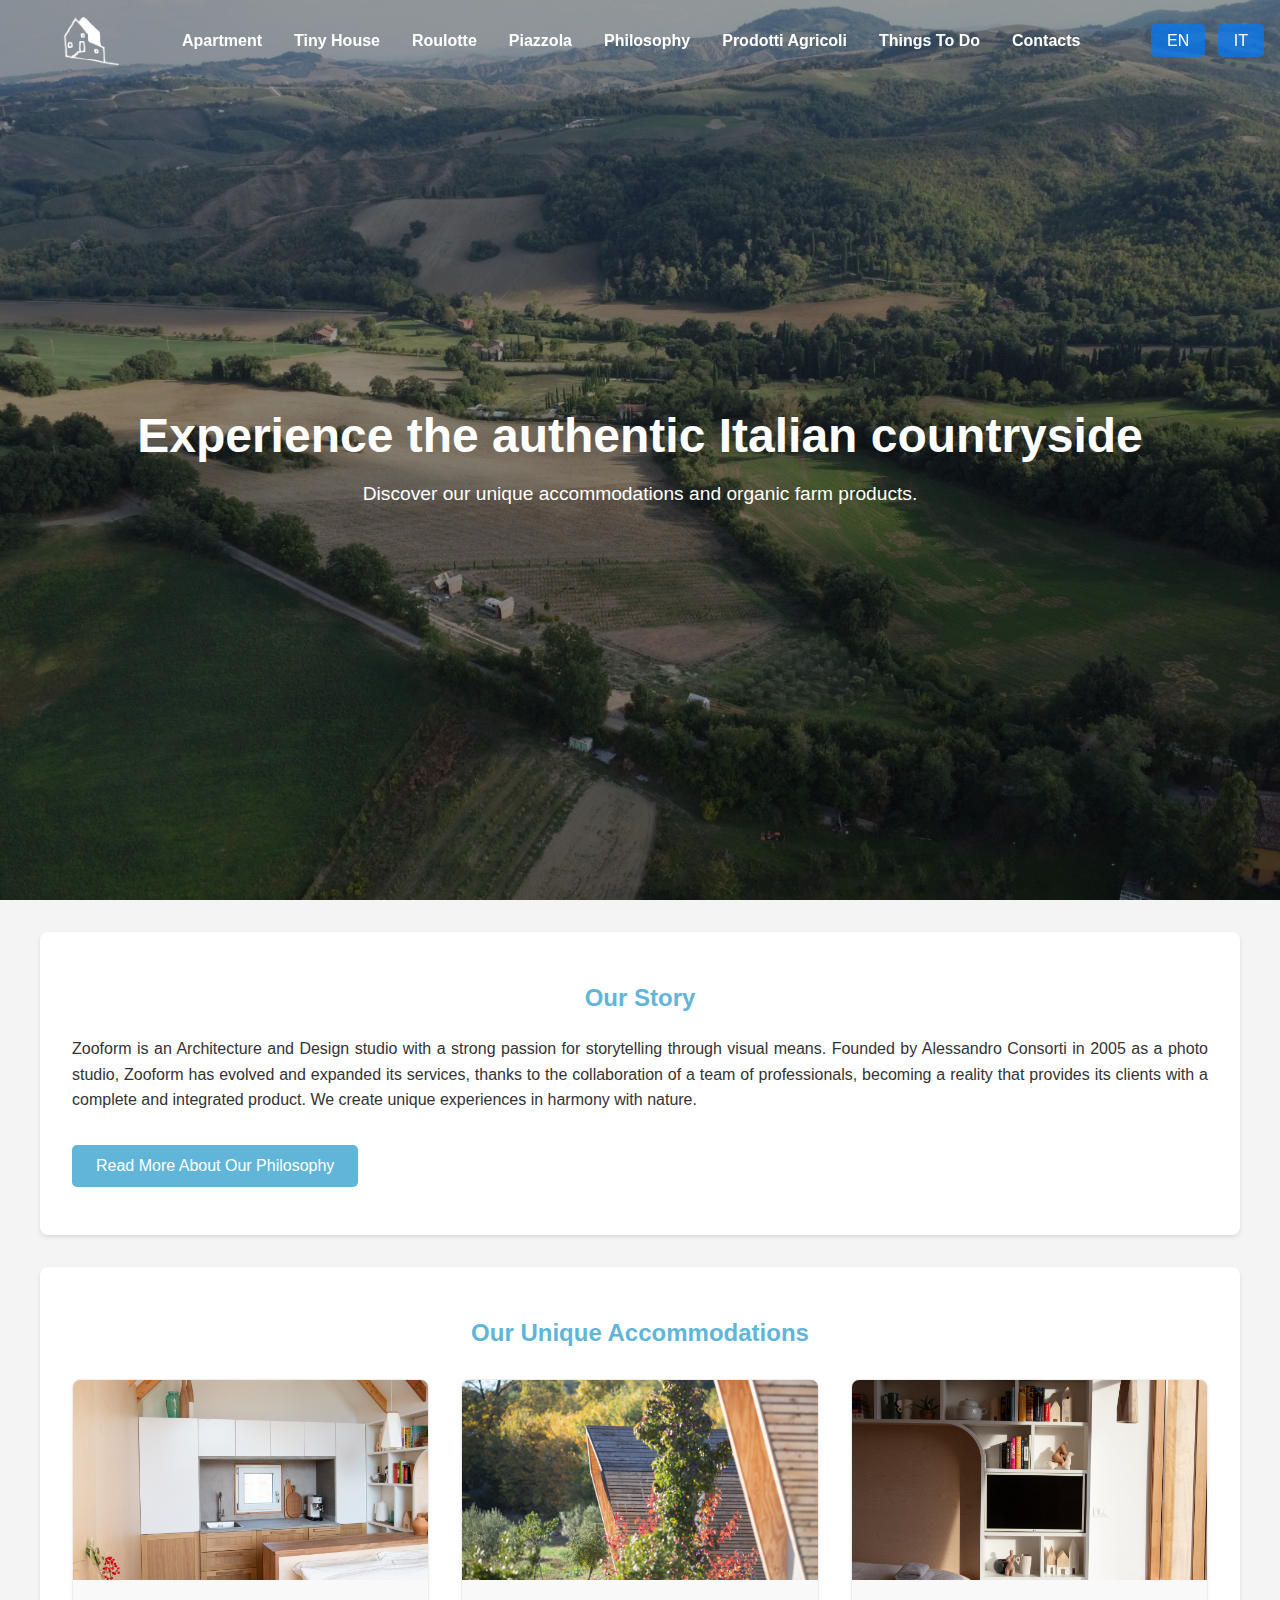
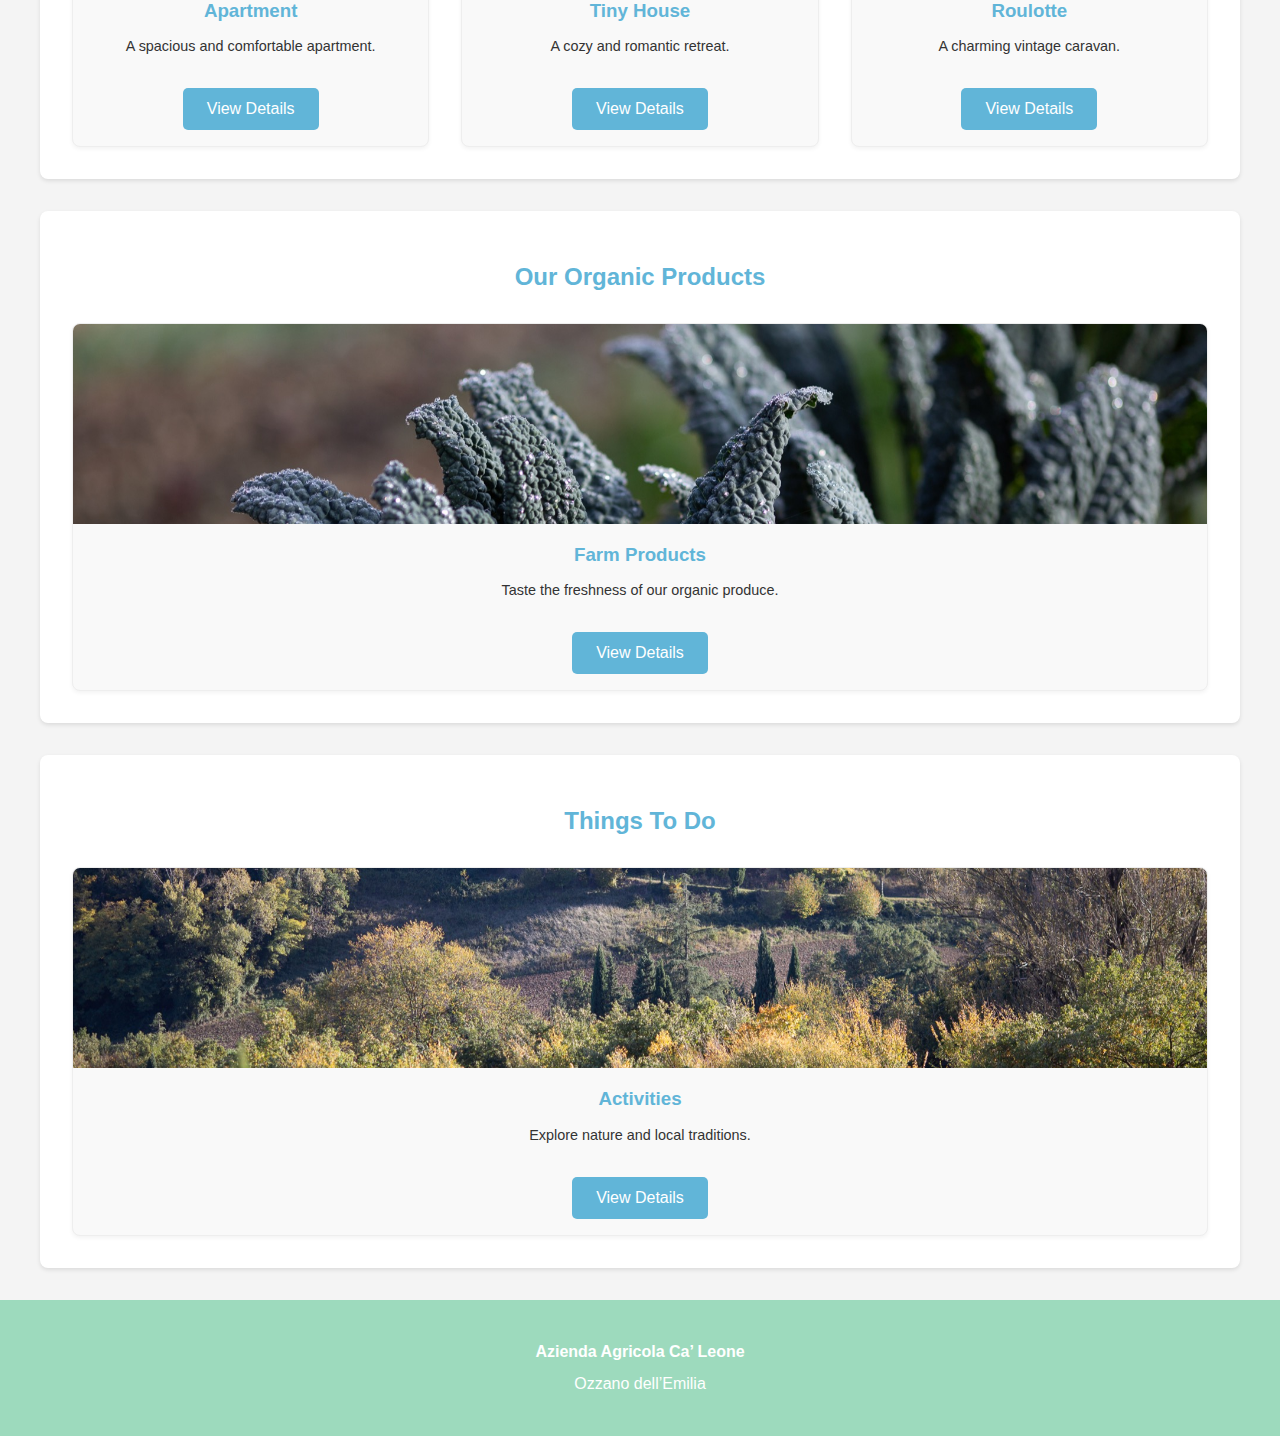
<file: index.html>
<!DOCTYPE html>
<html lang="en">
<head>
    <meta charset="UTF-8">
    <meta name="viewport" content="width=device-width, initial-scale=1.0">
    <title data-localize-key="home.title"></title>
    <link rel="stylesheet" href="style.css">
</head>
<body class="home-page">
    <header>
                    <a href="index.html" class="nav-logo-link">
                        <img src="images/logo.png" alt="Azienda Agricola Logo" class="nav-logo nav-logo-default">
                        <img src="images/logo-hover.png" alt="Azienda Agricola Logo Hover" class="nav-logo nav-logo-hover">
                    </a>        <button class="hamburger-menu" id="hamburger-menu">
            <span class="bar"></span>
            <span class="bar"></span>
            <span class="bar"></span>
        </button>
        <nav class="nav-links" id="nav-links">
            <a href="apartment.html" class="nav-link" data-localize-key="apartment.nav">Apartment</a>
            <a href="tiny-house.html" class="nav-link" data-localize-key="tiny-house.nav">Tiny House</a>
            <a href="roulotte.html" class="nav-link" data-localize-key="roulotte.nav">Roulotte</a>
            <a href="piazzola.html" class="nav-link" data-localize-key="piazzola.nav">Piazzola</a>
            <a href="philosophy.html" class="nav-link" data-localize-key="philosophy.nav">Philosophy</a>
            <a href="products.html" class="nav-link" data-localize-key="products.nav">Prodotti Agricoli</a>
            <a href="activities.html" class="nav-link" data-localize-key="activities.nav">Things To Do</a>
            <a href="contacts.html" class="nav-link" data-localize-key="contacts.nav">Contacts</a>
        </nav>
        <div class="language-selector">
            <a id="lang-en" href="index.html?lang=en">EN</a>
            <a id="lang-it" href="index.html?lang=it">IT</a>
        </div>
    </header>

    <main>
        <section class="hero-section">
            <img src="images/drone1.JPG" alt="Farm aerial view" class="hero-image">
            <div class="hero-content">
                <h1 data-localize-key="home.heroTitle"></h1>
                <p data-localize-key="home.heroSubtitle"></p>
            </div>
        </section>

        <section class="about-section">
            <h2 data-localize-key="home.aboutTitle"></h2>
            <p data-localize-key="home.aboutContent"></p>
            <a href="philosophy.html" class="button" data-localize-key="home.aboutReadMore"></a>
        </section>

        <section class="featured-section">
            <h2 data-localize-key="home.featuredAccommodationsTitle"></h2>
            <div class="featured-grid">
                <div class="featured-item">
                    <img src="images/cucina.jpg" alt="Apartment interior" class="featured-image">
                    <h3 data-localize-key="home.apartmentTitle"></h3>
                    <p data-localize-key="home.apartmentDescription"></p>
                    <a href="apartment.html" class="button" data-localize-key="home.viewDetails"></a>
                </div>
                <div class="featured-item">
                    <img src="images/casette.jpg" alt="Tiny house exterior" class="featured-image">
                    <h3 data-localize-key="home.tinyHouseTitle"></h3>
                    <p data-localize-key="home.tinyHouseDescription"></p>
                    <a href="tiny-house.html" class="button" data-localize-key="home.viewDetails"></a>
                </div>
                <div class="featured-item">
                    <img src="images/bench.jpg" alt="Roulotte exterior" class="featured-image">
                    <h3 data-localize-key="home.roulotteTitle"></h3>
                    <p data-localize-key="home.roulotteDescription"></p>
                    <a href="roulotte.html" class="button" data-localize-key="home.viewDetails"></a>
                </div>
            </div>
        </section>

        <section class="featured-section">
            <h2 data-localize-key="home.featuredProductsTitle"></h2>
            <div class="featured-grid">
                <div class="featured-item">
                    <img src="images/cavolonero.jpg" alt="Agricultural Products" class="featured-image">
                    <h3 data-localize-key="home.productsTitle"></h3>
                    <p data-localize-key="home.productsDescription"></p>
                    <a href="products.html" class="button" data-localize-key="home.viewDetails"></a>
                </div>
            </div>
        </section>

        <section class="featured-section">
            <h2 data-localize-key="home.featuredActivitiesTitle"></h2>
            <div class="featured-grid">
                <div class="featured-item">
                    <img src="images/bosco.jpg" alt="Things To Do" class="featured-image">
                    <h3 data-localize-key="home.activitiesTitle"></h3>
                    <p data-localize-key="home.activitiesDescription"></p>
                    <a href="activities.html" class="button" data-localize-key="home.viewDetails"></a>
                </div>
            </div>
        </section>

    </main>

    <footer>
        <p><b>Azienda Agricola Ca’ Leone</b></p>
        <p>Ozzano dell’Emilia</p>
    </footer>

    <script src="app.js"></script>
</body>
</html>
</file>
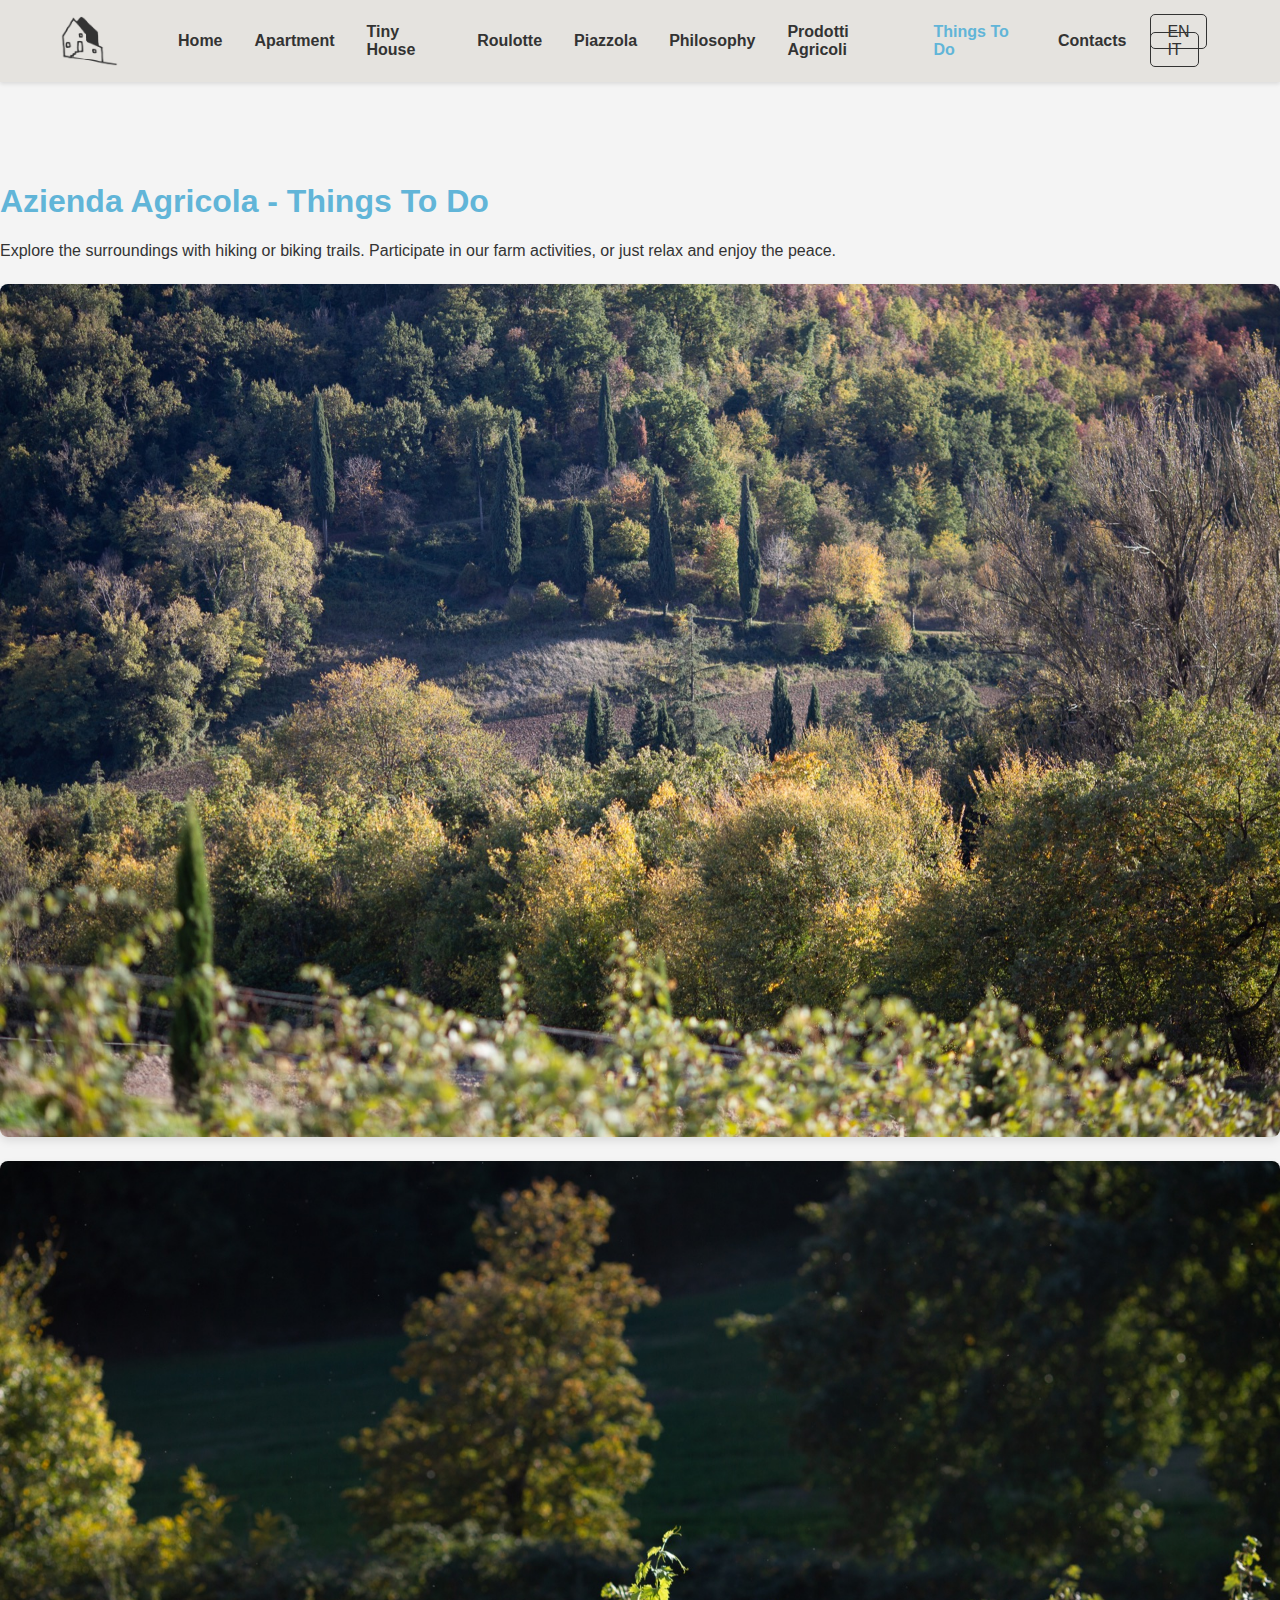
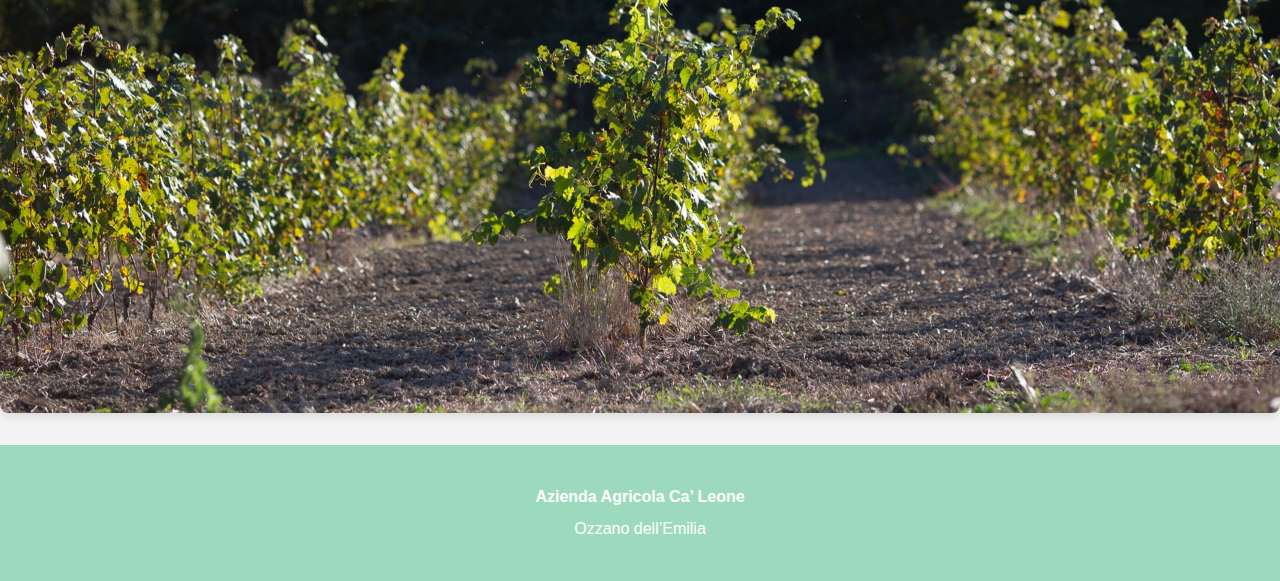
<file: activities.html>
<!DOCTYPE html>
<html lang="en">
<head>
    <meta charset="UTF-8">
    <meta name="viewport" content="width=device-width, initial-scale=1.0">
    <title>Azienda Agricola</title>
    <link rel="stylesheet" href="style.css">
</head>
<body>
    <header>
        <a href="index.html" class="nav-logo-link">
            <img src="images/logo-nero.png" alt="Azienda Agricola Logo" class="nav-logo nav-logo-default">
            <img src="images/logo-red.png" alt="Azienda Agricola Logo Hover" class="nav-logo nav-logo-hover">
        </a>
        <button class="hamburger-menu" id="hamburger-menu">
            <span class="bar"></span>
            <span class="bar"></span>
            <span class="bar"></span>
        </button>
        <nav class="nav-links" id="nav-links">
            <a href="index.html" class="nav-link" data-localize-key="home.nav">Home</a>
            <a href="apartment.html" class="nav-link" data-localize-key="apartment.nav">Apartment</a>
            <a href="tiny-house.html" class="nav-link" data-localize-key="tiny-house.nav">Tiny House</a>
            <a href="roulotte.html" class="nav-link" data-localize-key="roulotte.nav">Roulotte</a>
            <a href="piazzola.html" class="nav-link" data-localize-key="piazzola.nav">Piazzola</a>
            <a href="philosophy.html" class="nav-link" data-localize-key="philosophy.nav">Philosophy</a>
            <a href="products.html" class="nav-link" data-localize-key="products.nav">Prodotti Agricoli</a>
            <a href="activities.html" class="nav-link active" data-localize-key="activities.nav">Things To Do</a>
            <a href="contacts.html" class="nav-link" data-localize-key="contacts.nav">Contacts</a>
        </nav>
        <div class="language-selector">
            <a id="lang-en" href="activities.html?lang=en">EN</a>
            <a id="lang-it" href="activities.html?lang=it">IT</a>
        </div>
    </header>

    <main id="content">
        <h1 id="content-title"></h1>
        <p id="content-body"></p>
        <img src="images/bosco.jpg" alt="Forest near the farm" class="content-image">
        <img src="images/vigna.jpg" alt="Vineyard on the farm" class="content-image">
    </main>

    <footer>
        <p><b>Azienda Agricola Ca’ Leone</b></p>
        <p>Ozzano dell’Emilia</p>
    </footer>

    <script src="app.js"></script>
</body>
</html>
</file>
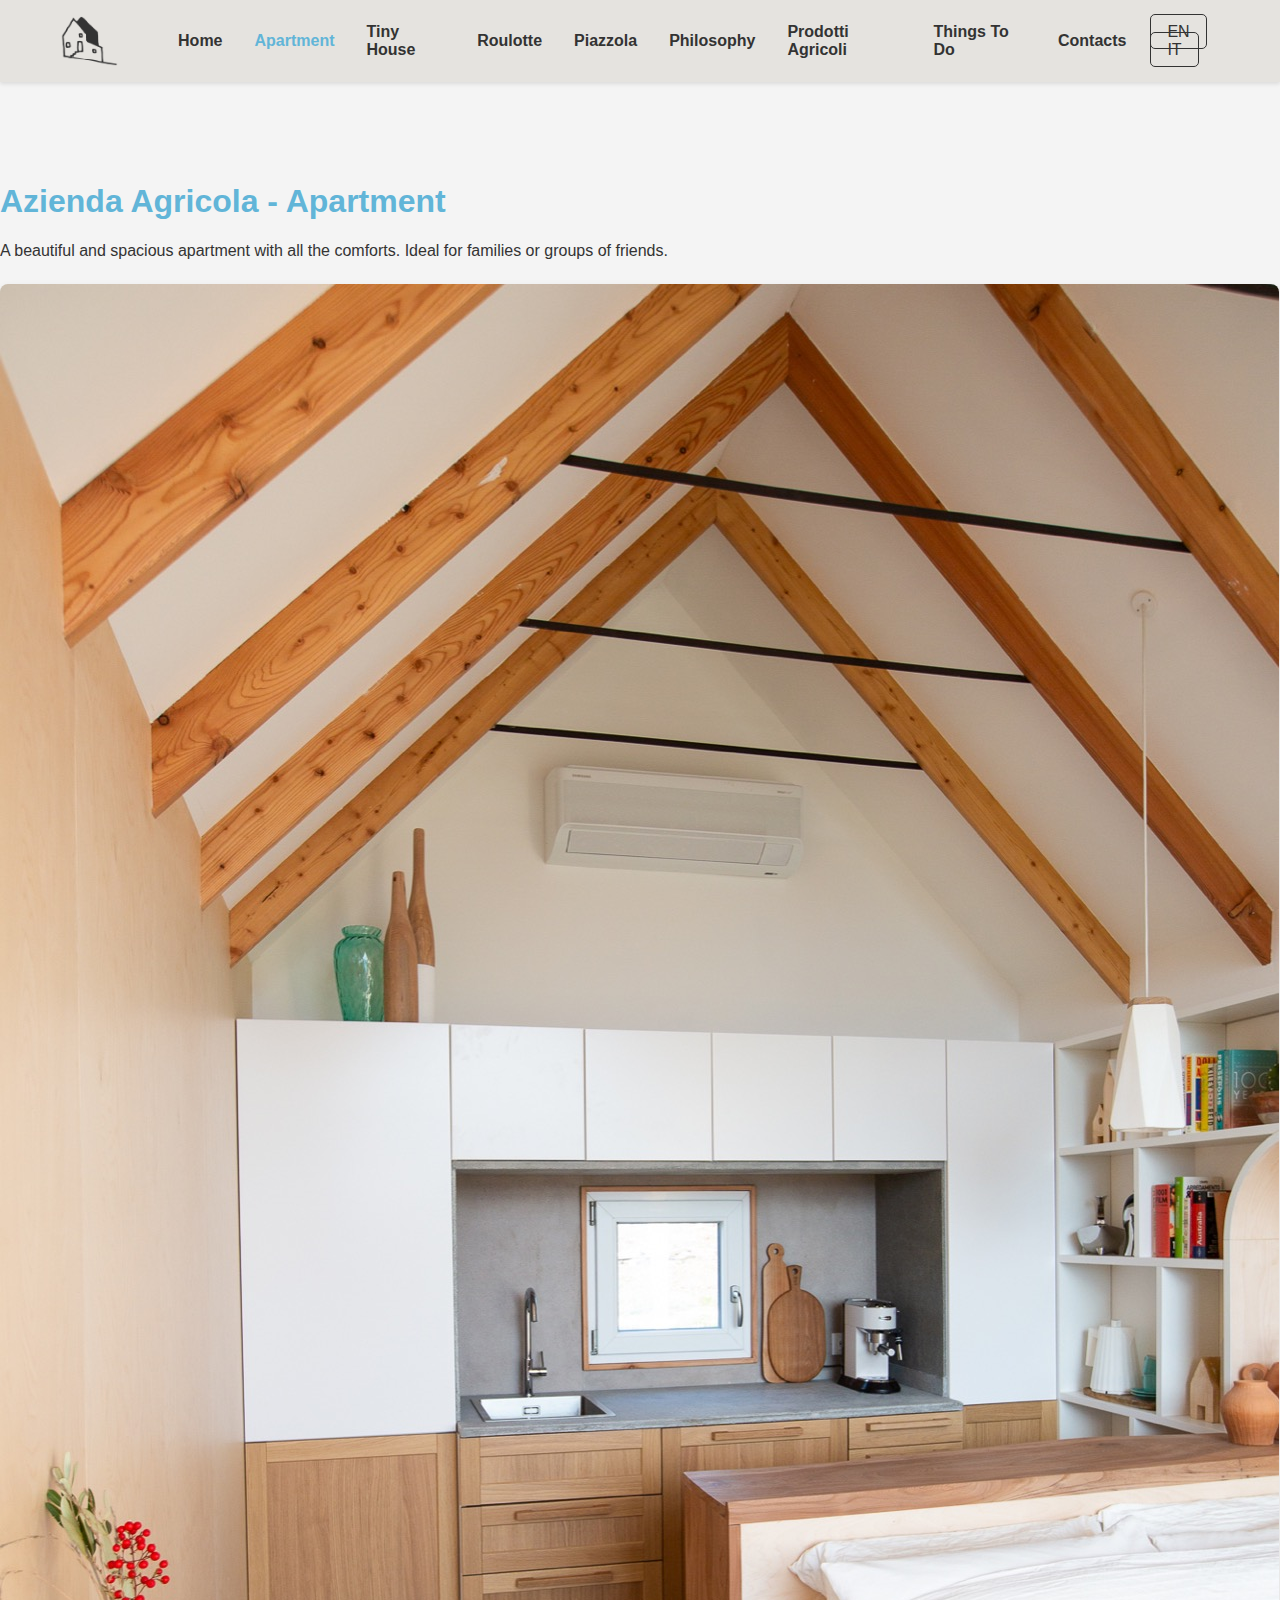
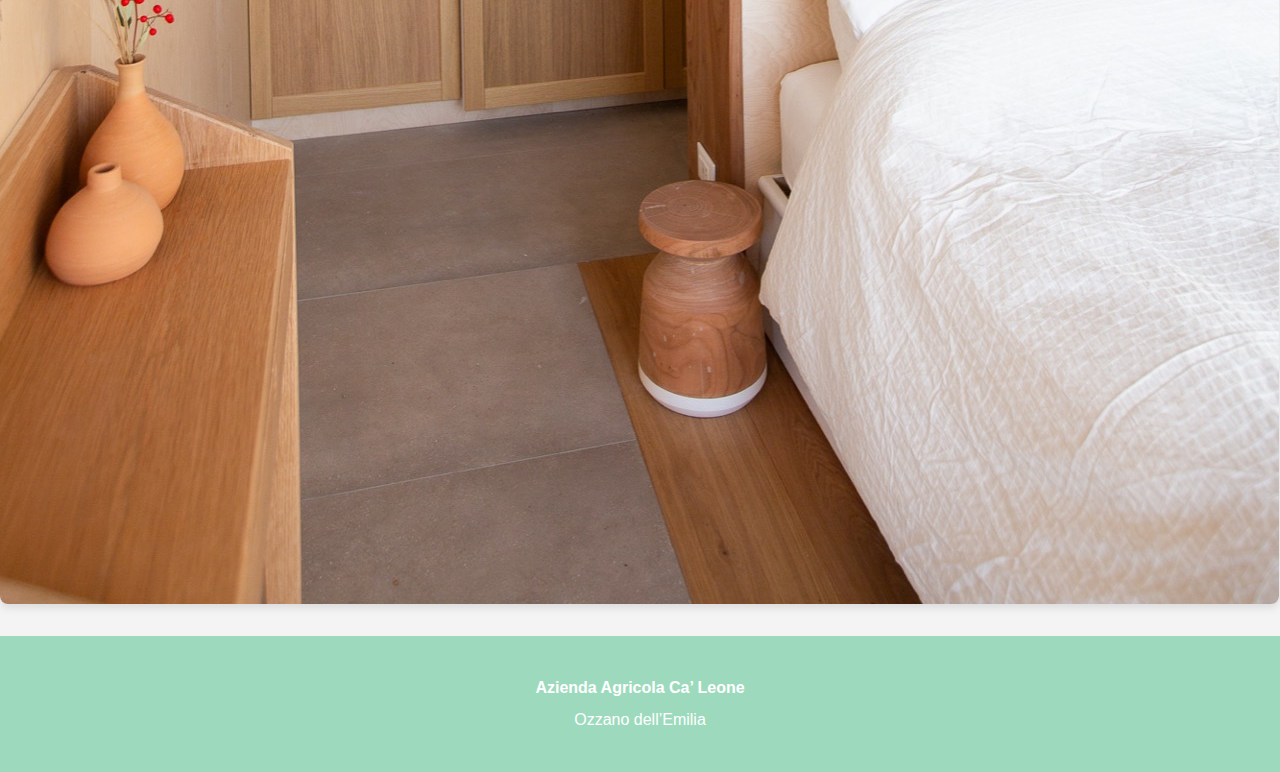
<file: apartment.html>
<!DOCTYPE html>
<html lang="en">
<head>
    <meta charset="UTF-8">
    <meta name="viewport" content="width=device-width, initial-scale=1.0">
    <title>Azienda Agricola</title>
    <link rel="stylesheet" href="style.css">
</head>
<body>
    <header>
        <a href="index.html" class="nav-logo-link">
            <img src="images/logo-nero.png" alt="Azienda Agricola Logo" class="nav-logo nav-logo-default">
            <img src="images/logo-red.png" alt="Azienda Agricola Logo Hover" class="nav-logo nav-logo-hover">
        </a>
        <button class="hamburger-menu" id="hamburger-menu">
            <span class="bar"></span>
            <span class="bar"></span>
            <span class="bar"></span>
        </button>
        <nav class="nav-links" id="nav-links">
            <a href="index.html" class="nav-link" data-localize-key="home.nav">Home</a>
            <a href="apartment.html" class="nav-link active" data-localize-key="apartment.nav">Apartment</a>
            <a href="tiny-house.html" class="nav-link" data-localize-key="tiny-house.nav">Tiny House</a>
            <a href="roulotte.html" class="nav-link" data-localize-key="roulotte.nav">Roulotte</a>
            <a href="piazzola.html" class="nav-link" data-localize-key="piazzola.nav">Piazzola</a>
            <a href="philosophy.html" class="nav-link" data-localize-key="philosophy.nav">Philosophy</a>
            <a href="products.html" class="nav-link" data-localize-key="products.nav">Prodotti Agricoli</a>
            <a href="activities.html" class="nav-link" data-localize-key="activities.nav">Things To Do</a>
            <a href="contacts.html" class="nav-link" data-localize-key="contacts.nav">Contacts</a>
        </nav>
        <div class="language-selector">
            <a id="lang-en" href="apartment.html?lang=en">EN</a>
            <a id="lang-it" href="apartment.html?lang=it">IT</a>
        </div>
    </header>

    <main id="content">
        <h1 id="content-title"></h1>
        <p id="content-body"></p>
        <img src="images/cucina.jpg" alt="Kitchen in the apartment" class="content-image">
    </main>

    <footer>
        <p><b>Azienda Agricola Ca’ Leone</b></p>
        <p>Ozzano dell’Emilia</p>
    </footer>

    <script src="app.js"></script>
</body>
</html>
</file>
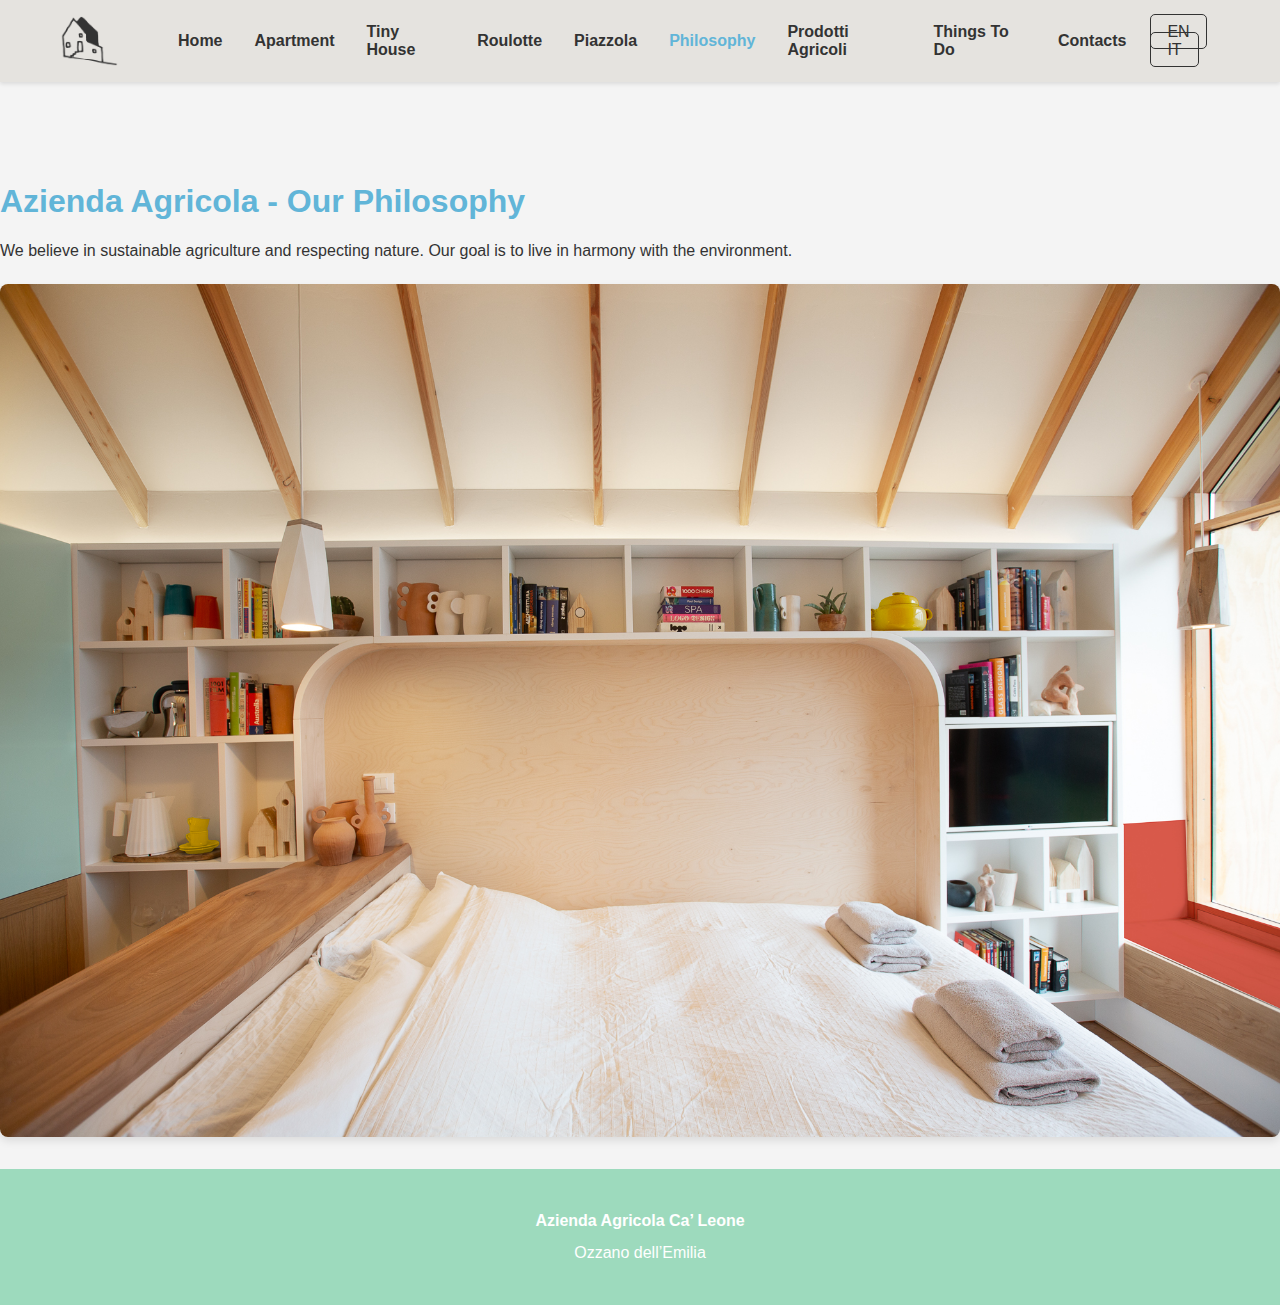
<file: philosophy.html>
<!DOCTYPE html>
<html lang="en">
<head>
    <meta charset="UTF-8">
    <meta name="viewport" content="width=device-width, initial-scale=1.0">
    <title>Azienda Agricola</title>
    <link rel="stylesheet" href="style.css">
</head>
<body>
    <header>
        <a href="index.html" class="nav-logo-link">
            <img src="images/logo-nero.png" alt="Azienda Agricola Logo" class="nav-logo nav-logo-default">
            <img src="images/logo-red.png" alt="Azienda Agricola Logo Hover" class="nav-logo nav-logo-hover">
        </a>
        <button class="hamburger-menu" id="hamburger-menu">
            <span class="bar"></span>
            <span class="bar"></span>
            <span class="bar"></span>
        </button>
        <nav class="nav-links" id="nav-links">
            <a href="index.html" class="nav-link" data-localize-key="home.nav">Home</a>
            <a href="apartment.html" class="nav-link" data-localize-key="apartment.nav">Apartment</a>
            <a href="tiny-house.html" class="nav-link" data-localize-key="tiny-house.nav">Tiny House</a>
            <a href="roulotte.html" class="nav-link" data-localize-key="roulotte.nav">Roulotte</a>
            <a href="piazzola.html" class="nav-link" data-localize-key="piazzola.nav">Piazzola</a>
            <a href="philosophy.html" class="nav-link active" data-localize-key="philosophy.nav">Philosophy</a>
            <a href="products.html" class="nav-link" data-localize-key="products.nav">Prodotti Agricoli</a>
            <a href="activities.html" class="nav-link" data-localize-key="activities.nav">Things To Do</a>
            <a href="contacts.html" class="nav-link" data-localize-key="contacts.nav">Contacts</a>
        </nav>
        <div class="language-selector">
            <a id="lang-en" href="philosophy.html?lang=en">EN</a>
            <a id="lang-it" href="philosophy.html?lang=it">IT</a>
        </div>
    </header>

    <main id="content">
        <h1 id="content-title"></h1>
        <p id="content-body"></p>
        <img src="images/libreria.jpg" alt="Library at the farm" class="content-image">
    </main>

    <footer>
        <p><b>Azienda Agricola Ca’ Leone</b></p>
        <p>Ozzano dell’Emilia</p>
    </footer>

    <script src="app.js"></script>
</body>
</html>
</file>
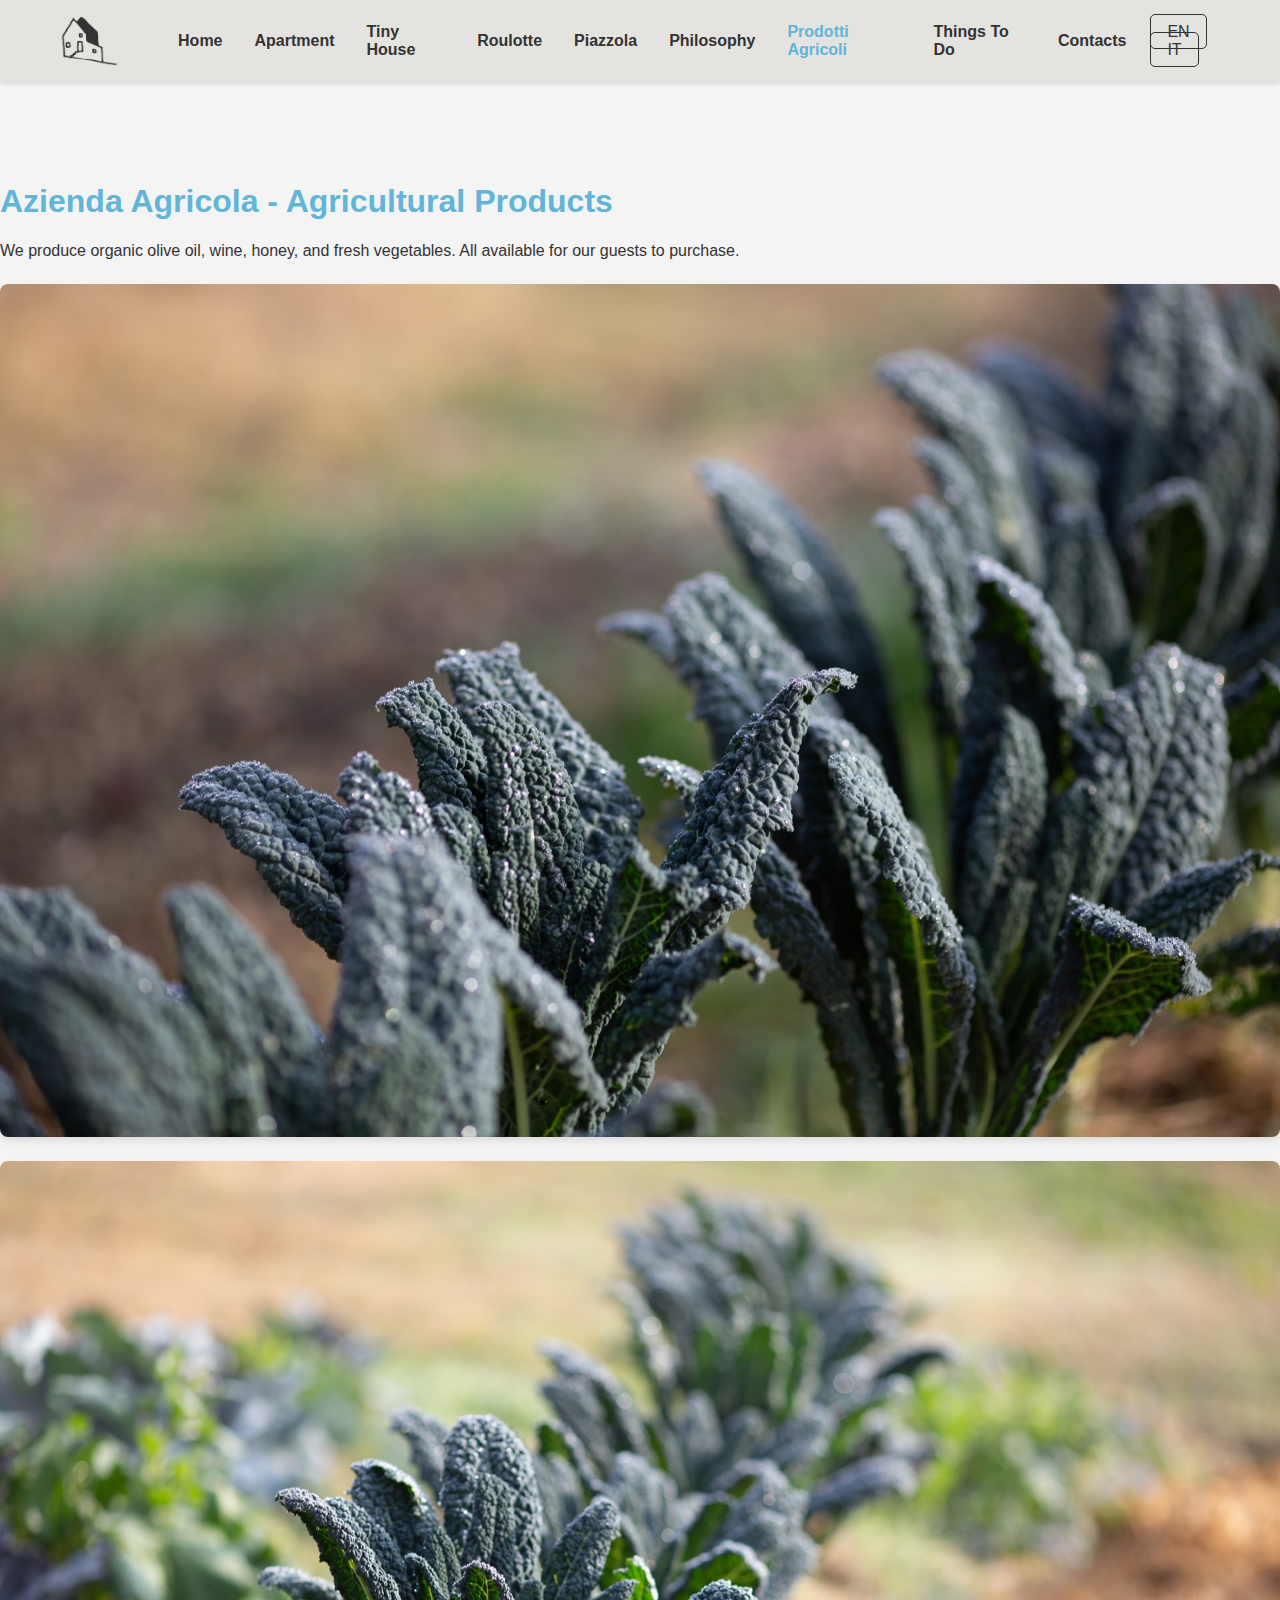
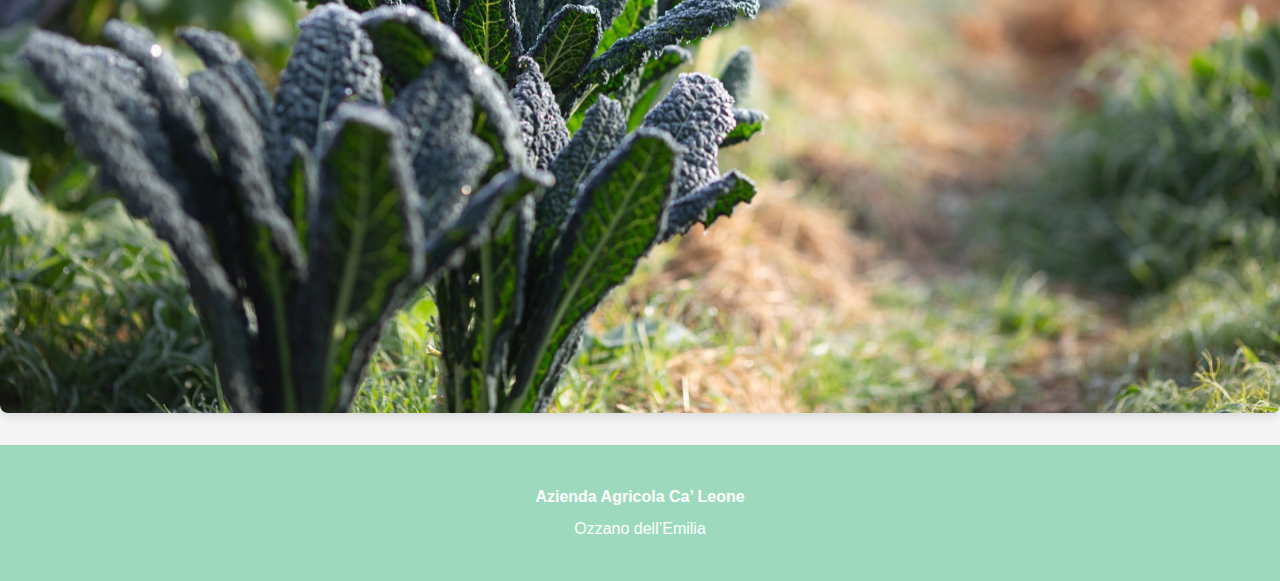
<file: products.html>
<!DOCTYPE html>
<html lang="en">
<head>
    <meta charset="UTF-8">
    <meta name="viewport" content="width=device-width, initial-scale=1.0">
    <title>Azienda Agricola</title>
    <link rel="stylesheet" href="style.css">
</head>
<body>
    <header>
        <a href="index.html" class="nav-logo-link">
            <img src="images/logo-nero.png" alt="Azienda Agricola Logo" class="nav-logo nav-logo-default">
            <img src="images/logo-red.png" alt="Azienda Agricola Logo Hover" class="nav-logo nav-logo-hover">
        </a>
        <button class="hamburger-menu" id="hamburger-menu">
            <span class="bar"></span>
            <span class="bar"></span>
            <span class="bar"></span>
        </button>
        <nav class="nav-links" id="nav-links">
            <a href="index.html" class="nav-link" data-localize-key="home.nav">Home</a>
            <a href="apartment.html" class="nav-link" data-localize-key="apartment.nav">Apartment</a>
            <a href="tiny-house.html" class="nav-link" data-localize-key="tiny-house.nav">Tiny House</a>
            <a href="roulotte.html" class="nav-link" data-localize-key="roulotte.nav">Roulotte</a>
            <a href="piazzola.html" class="nav-link" data-localize-key="piazzola.nav">Piazzola</a>
            <a href="philosophy.html" class="nav-link" data-localize-key="philosophy.nav">Philosophy</a>
            <a href="products.html" class="nav-link active" data-localize-key="products.nav">Prodotti Agricoli</a>
            <a href="activities.html" class="nav-link" data-localize-key="activities.nav">Things To Do</a>
            <a href="contacts.html" class="nav-link" data-localize-key="contacts.nav">Contacts</a>
        </nav>
        <div class="language-selector">
            <a id="lang-en" href="products.html?lang=en">EN</a>
            <a id="lang-it" href="products.html?lang=it">IT</a>
        </div>
    </header>

    <main id="content">
        <h1 id="content-title"></h1>
        <p id="content-body"></p>
        <img src="images/cavolonero.jpg" alt="Black cabbage from the farm" class="content-image">
        <img src="images/cavolonero2.jpg" alt="More black cabbage" class="content-image">
    </main>

    <footer>
        <p><b>Azienda Agricola Ca’ Leone</b></p>
        <p>Ozzano dell’Emilia</p>
    </footer>

    <script src="app.js"></script>
</body>
</html>
</file>
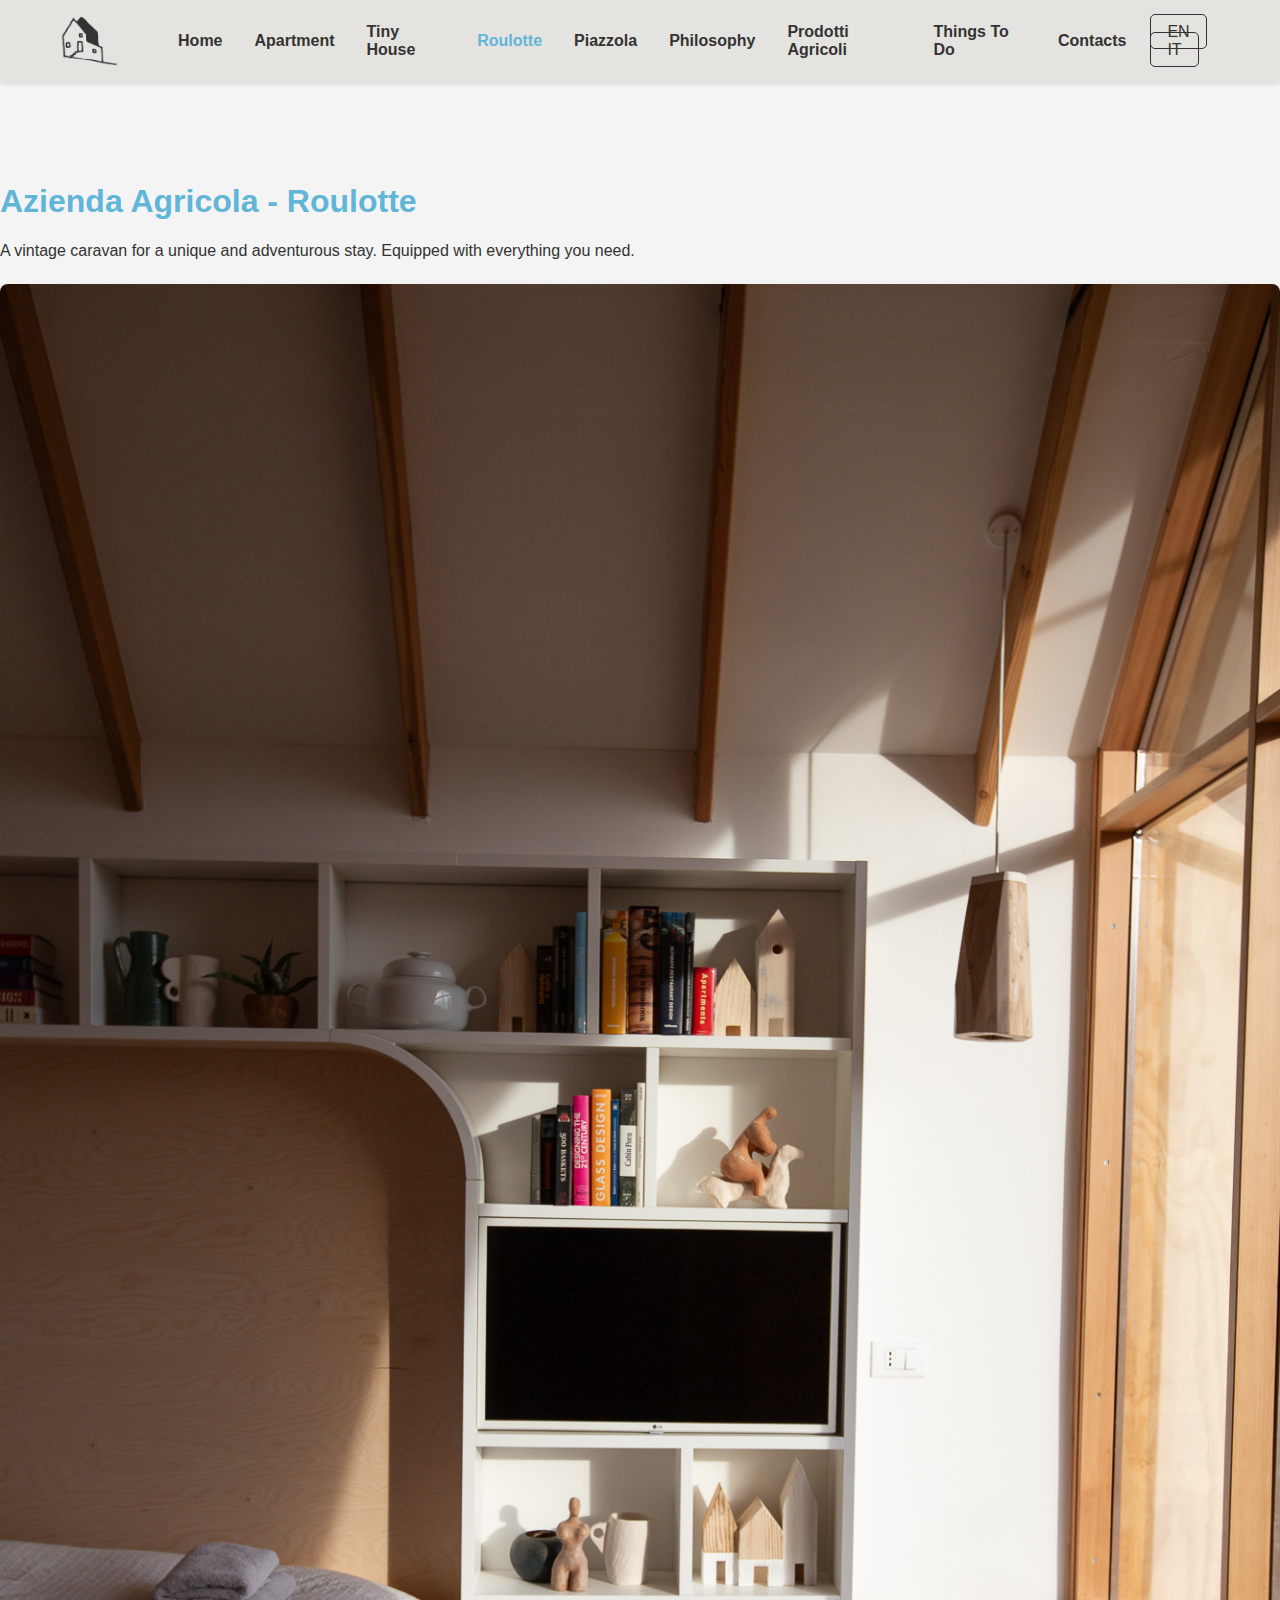
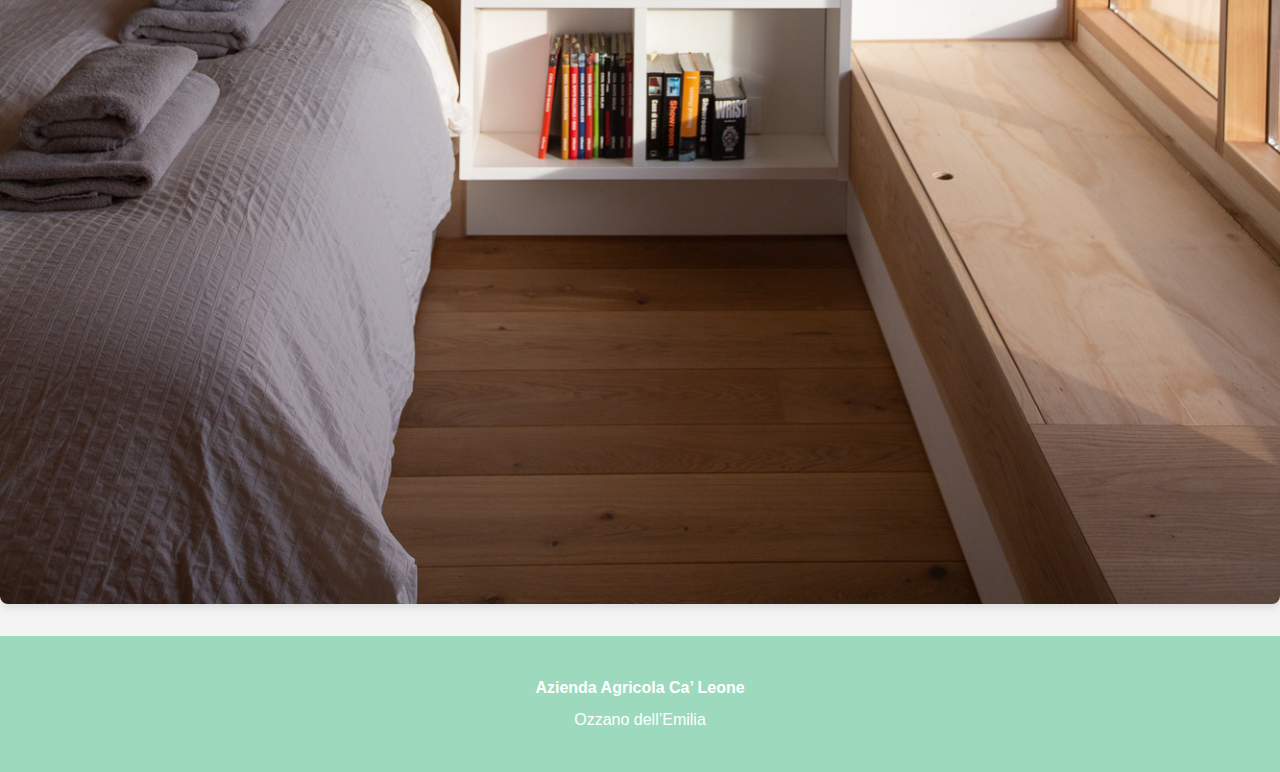
<file: roulotte.html>
<!DOCTYPE html>
<html lang="en">
<head>
    <meta charset="UTF-8">
    <meta name="viewport" content="width=device-width, initial-scale=1.0">
    <title>Azienda Agricola</title>
    <link rel="stylesheet" href="style.css">
</head>
<body>
    <header>
        <a href="index.html" class="nav-logo-link">
            <img src="images/logo-nero.png" alt="Azienda Agricola Logo" class="nav-logo nav-logo-default">
            <img src="images/logo-red.png" alt="Azienda Agricola Logo Hover" class="nav-logo nav-logo-hover">
        </a>
        <button class="hamburger-menu" id="hamburger-menu">
            <span class="bar"></span>
            <span class="bar"></span>
            <span class="bar"></span>
        </button>
        <nav class="nav-links" id="nav-links">
            <a href="index.html" class="nav-link" data-localize-key="home.nav">Home</a>
            <a href="apartment.html" class="nav-link" data-localize-key="apartment.nav">Apartment</a>
            <a href="tiny-house.html" class="nav-link" data-localize-key="tiny-house.nav">Tiny House</a>
            <a href="roulotte.html" class="nav-link active" data-localize-key="roulotte.nav">Roulotte</a>
            <a href="piazzola.html" class="nav-link" data-localize-key="piazzola.nav">Piazzola</a>
            <a href="philosophy.html" class="nav-link" data-localize-key="philosophy.nav">Philosophy</a>
            <a href="products.html" class="nav-link" data-localize-key="products.nav">Prodotti Agricoli</a>
            <a href="activities.html" class="nav-link" data-localize-key="activities.nav">Things To Do</a>
            <a href="contacts.html" class="nav-link" data-localize-key="contacts.nav">Contacts</a>
        </nav>
        <div class="language-selector">
            <a id="lang-en" href="roulotte.html?lang=en">EN</a>
            <a id="lang-it" href="roulotte.html?lang=it">IT</a>
        </div>
    </header>

    <main id="content">
        <h1 id="content-title"></h1>
        <p id="content-body"></p>
        <img src="images/bench.jpg" alt="A bench for relaxation" class="content-image">
    </main>

    <footer>
        <p><b>Azienda Agricola Ca’ Leone</b></p>
        <p>Ozzano dell’Emilia</p>
    </footer>

    <script src="app.js"></script>
</body>
</html>
</file>
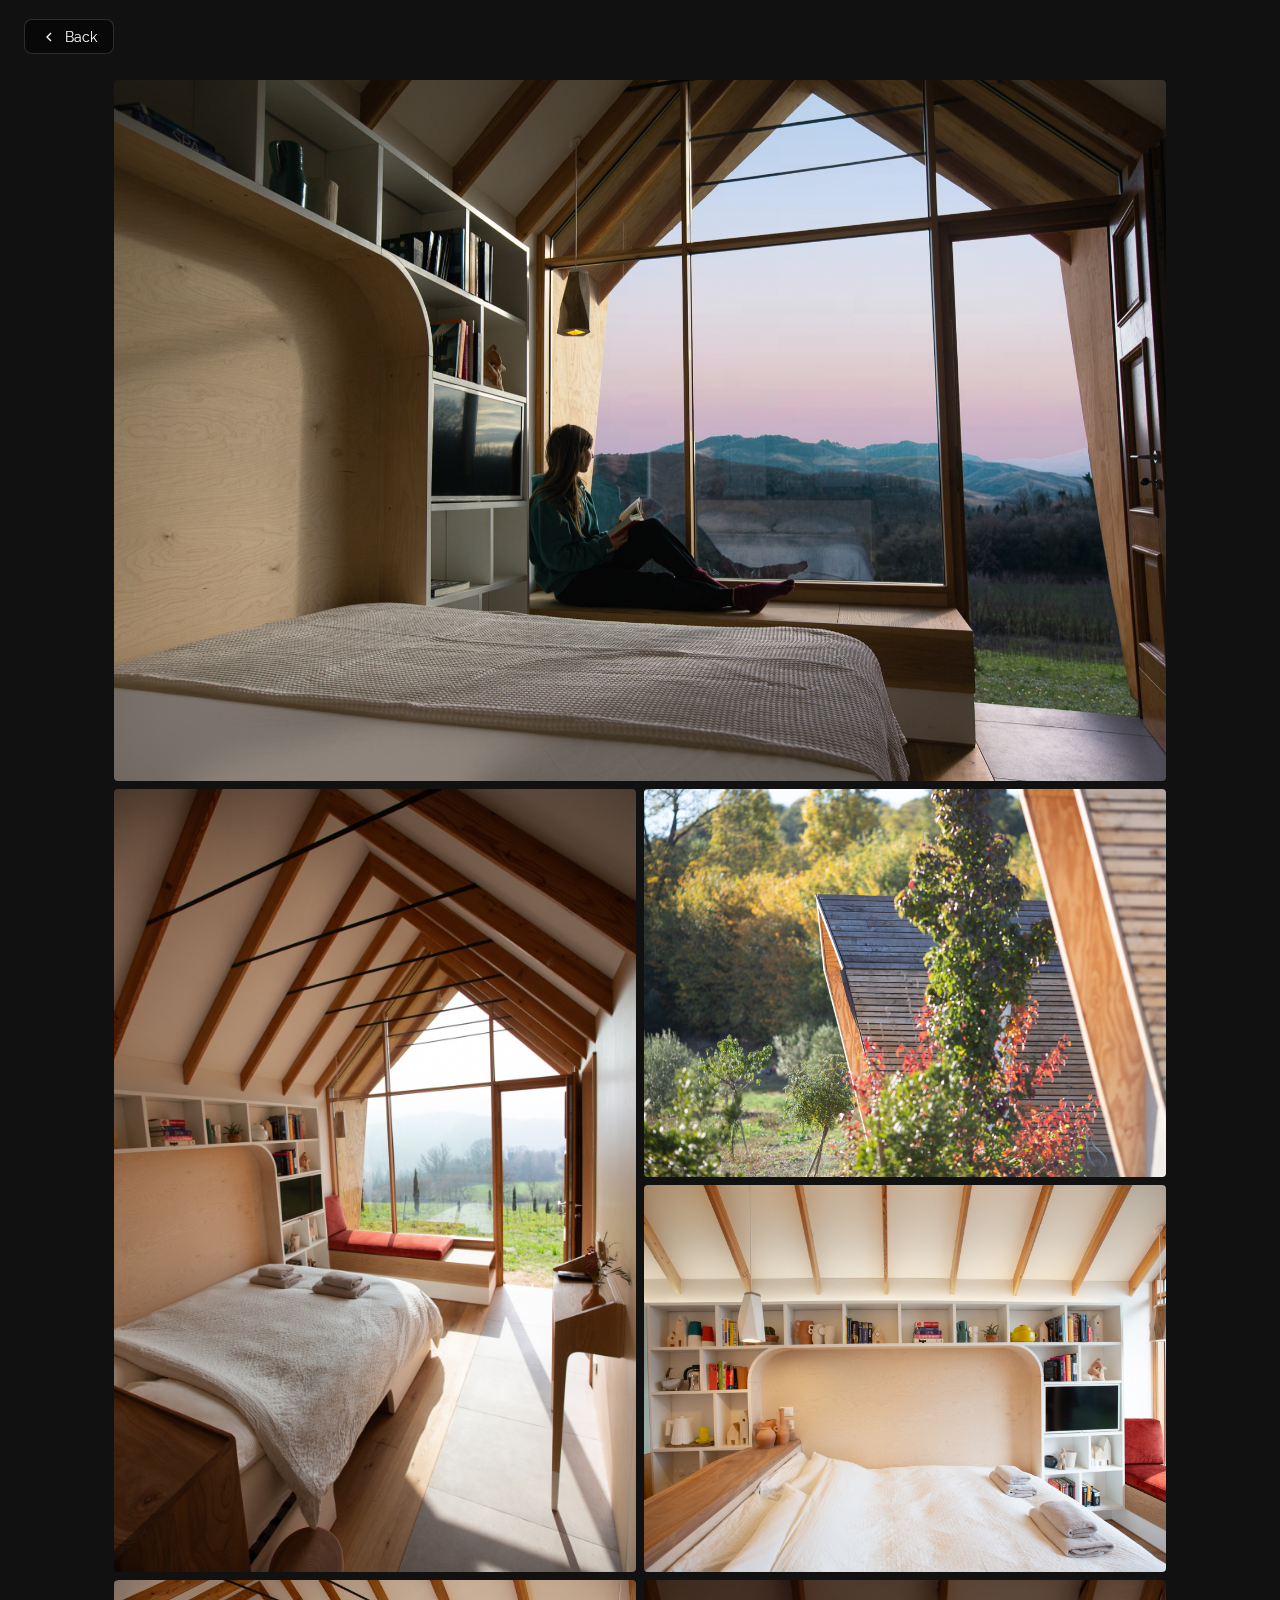
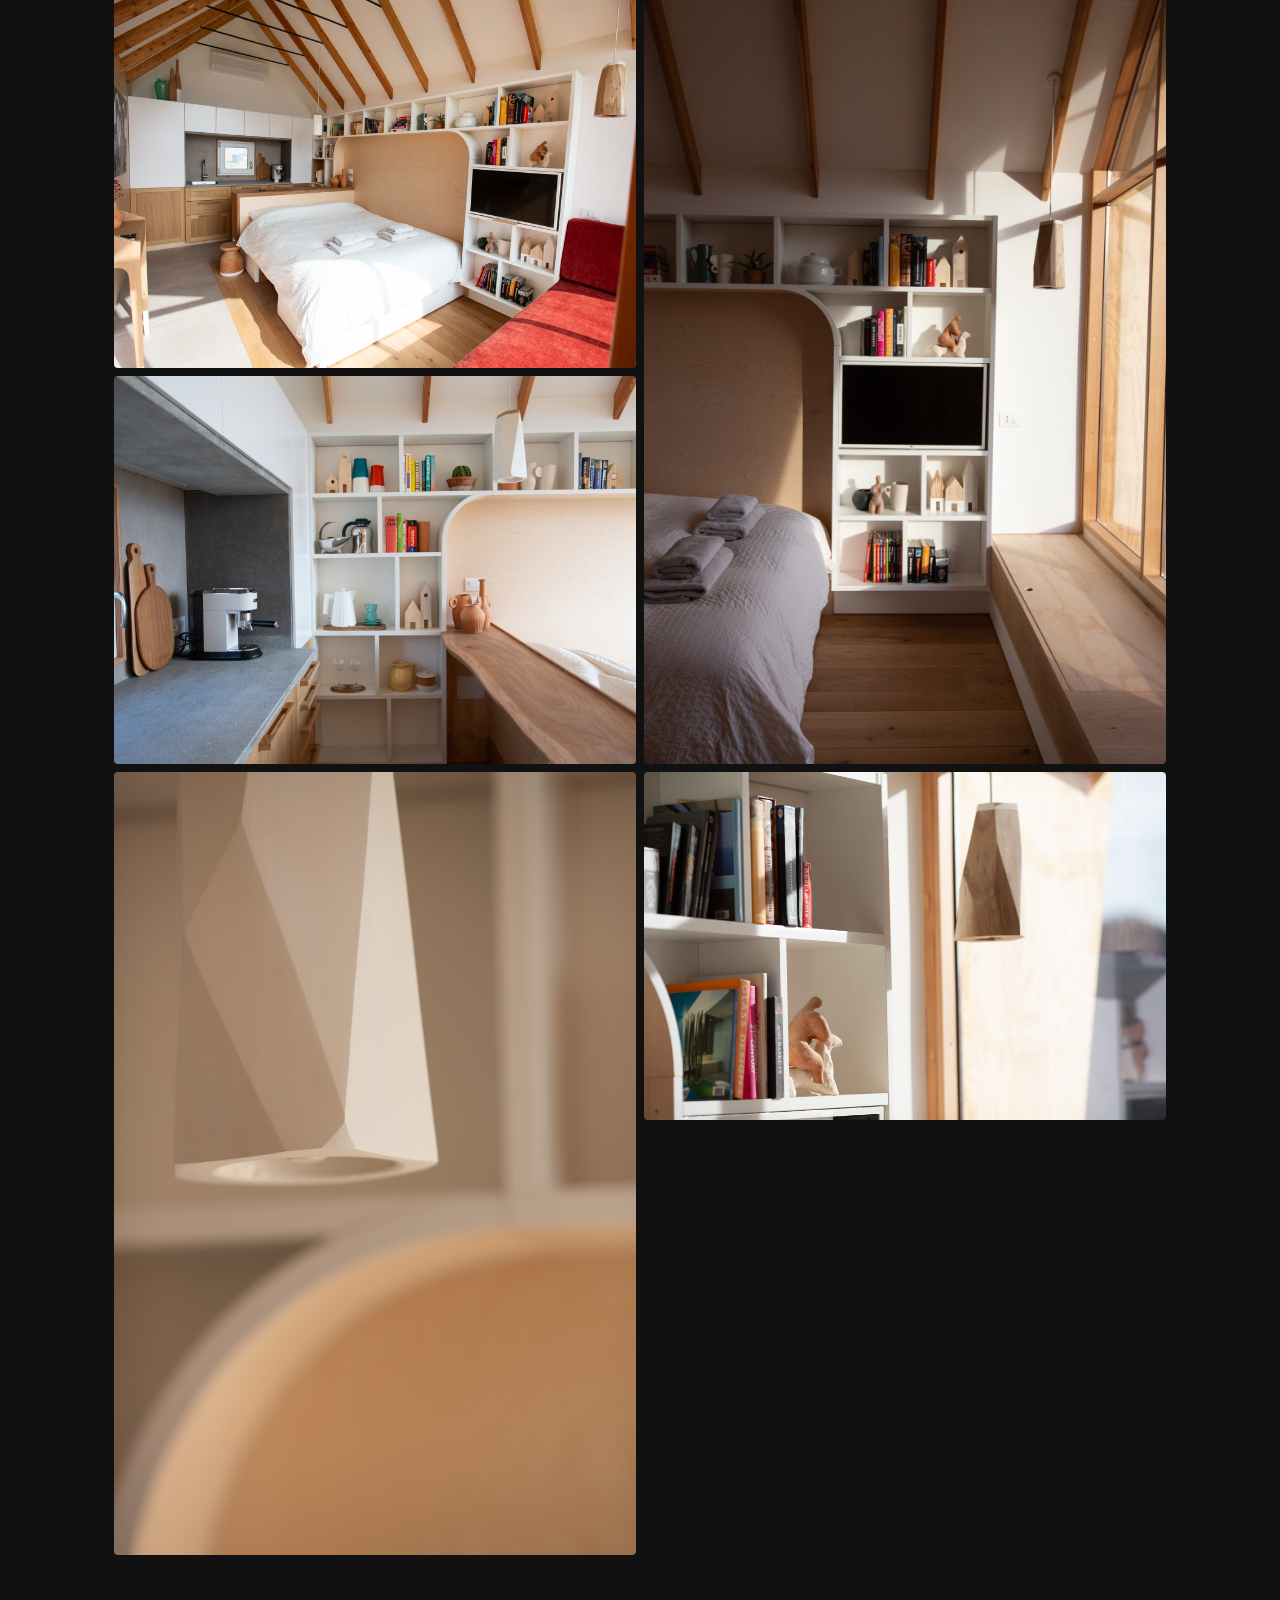
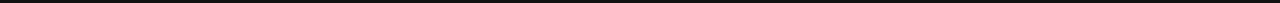
<file: tiny-house-gallery.html>
<!DOCTYPE html>
<html lang="en">
<head>
    <meta charset="UTF-8">
    <meta name="viewport" content="width=device-width, initial-scale=1.0">
    <title>Tiny House — Photos</title>
    <link href="https://fonts.googleapis.com/css2?family=Raleway:wght@300;400&display=swap" rel="stylesheet">
    <style>
        * { margin: 0; padding: 0; box-sizing: border-box; }
        body { background: #111; min-height: 100vh; }

        .gl-close {
            position: fixed;
            top: 1.2rem;
            left: 1.5rem;
            display: flex;
            align-items: center;
            gap: 0.5rem;
            text-decoration: none;
            color: #fff;
            font-family: 'Raleway', sans-serif;
            font-size: 0.9rem;
            font-weight: 400;
            background: rgba(0,0,0,0.5);
            border: 1px solid rgba(255,255,255,0.15);
            padding: 0.5rem 1rem;
            border-radius: 8px;
            z-index: 100;
            transition: background 0.2s ease;
        }
        .gl-close:hover { background: rgba(0,0,0,0.8); }
        .gl-close svg { width: 16px; height: 16px; stroke: white; stroke-width: 2; fill: none; }

        .gl-grid {
            max-width: 1100px;
            margin: 0 auto;
            padding: 5rem 1.5rem 3rem;
            display: grid;
            grid-template-columns: 1fr 1fr;
            gap: 8px;
        }
        .gl-grid img { width: 100%; height: auto; display: block; border-radius: 4px; }
        .gl-grid img:first-child { grid-column: 1 / -1; }
        .gl-grid img.portrait { grid-row: span 2; }
        .gl-grid img.fill { height: 100%; object-fit: cover; object-position: center; }

        @media (max-width: 600px) {
            .gl-grid { grid-template-columns: 1fr; }
            .gl-grid img:first-child { grid-column: 1; }
        }
    </style>
</head>
<body>
    <a href="tiny-house.html" class="gl-close">
        <svg viewBox="0 0 24 24"><polyline points="15 18 9 12 15 6"/></svg>
        Back
    </a>
    <div class="gl-grid">
        <img src="images/tiny1.jpg" alt="Tiny House">
        <img src="images/tiny2.jpg" alt="Tiny House interior" class="portrait">
        <img src="images/casette.jpg" alt="Tiny Houses" class="fill">
        <img src="images/tinylibreria.jpg" alt="Tiny House library" class="fill">
        <img src="images/tinycucina.jpg" alt="Tiny House kitchen" class="fill">
        <img src="images/tinybench.jpg" alt="Tiny House bench" class="portrait">
        <img src="images/tinycafe.jpg" alt="Tiny House cafe" class="fill">
        <img src="images/tinydetail1.jpg" alt="Tiny House detail" class="portrait">
        <img src="images/tinydetail2.jpg" alt="Tiny House detail" class="fill">
    </div>
</body>
</html>
</file>
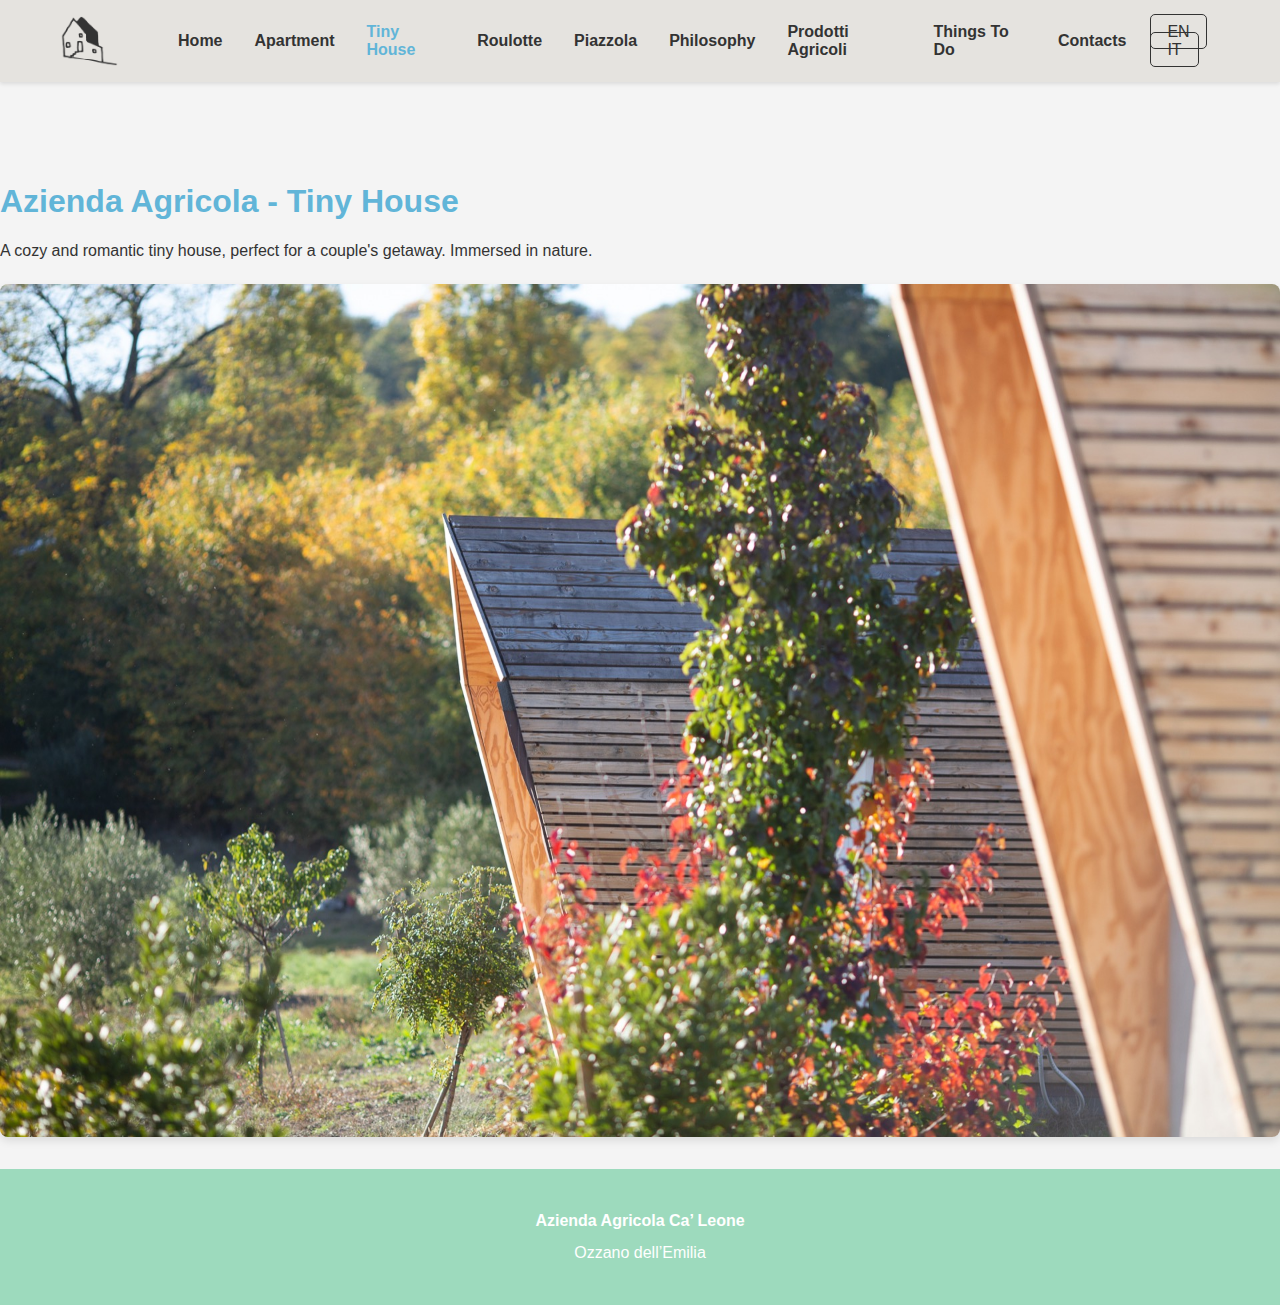
<file: tiny-house.html>
<!DOCTYPE html>
<html lang="en">
<head>
    <meta charset="UTF-8">
    <meta name="viewport" content="width=device-width, initial-scale=1.0">
    <title>Azienda Agricola</title>
    <link rel="stylesheet" href="style.css">
</head>
<body>
    <header>
        <a href="index.html" class="nav-logo-link">
            <img src="images/logo-nero.png" alt="Azienda Agricola Logo" class="nav-logo nav-logo-default">
            <img src="images/logo-red.png" alt="Azienda Agricola Logo Hover" class="nav-logo nav-logo-hover">
        </a>
        <button class="hamburger-menu" id="hamburger-menu">
            <span class="bar"></span>
            <span class="bar"></span>
            <span class="bar"></span>
        </button>
        <nav class="nav-links" id="nav-links">
            <a href="index.html" class="nav-link" data-localize-key="home.nav">Home</a>
            <a href="apartment.html" class="nav-link" data-localize-key="apartment.nav">Apartment</a>
            <a href="tiny-house.html" class="nav-link active" data-localize-key="tiny-house.nav">Tiny House</a>
            <a href="roulotte.html" class="nav-link" data-localize-key="roulotte.nav">Roulotte</a>
            <a href="piazzola.html" class="nav-link" data-localize-key="piazzola.nav">Piazzola</a>
            <a href="philosophy.html" class="nav-link" data-localize-key="philosophy.nav">Philosophy</a>
            <a href="products.html" class="nav-link" data-localize-key="products.nav">Prodotti Agricoli</a>
            <a href="activities.html" class="nav-link" data-localize-key="activities.nav">Things To Do</a>
            <a href="contacts.html" class="nav-link" data-localize-key="contacts.nav">Contacts</a>
        </nav>
        <div class="language-selector">
            <a id="lang-en" href="tiny-house.html?lang=en">EN</a>
            <a id="lang-it" href="tiny-house.html?lang=it">IT</a>
        </div>
    </header>

    <main id="content">
        <h1 id="content-title"></h1>
        <p id="content-body"></p>
        <img src="images/casette.jpg" alt="Tiny houses on the farm" class="content-image">
    </main>

    <footer>
        <p><b>Azienda Agricola Ca’ Leone</b></p>
        <p>Ozzano dell’Emilia</p>
    </footer>

    <script src="app.js"></script>
</body>
</html>
</file>
<file: style.css>
html, body {
    margin: 0;
    padding: 0;
}

* {
    box-sizing: border-box;
}

body {
    font-family: sans-serif;
    margin: 0;
    background-color: #f4f4f4;
    color: #333;
    overflow-x: hidden; /* Prevent horizontal scrollbars */
    width: 100vw; /* Explicitly set body width to viewport width */
}

body.home-page main {
    padding-top: 0; /* No padding at the top of main for home page as hero is not fixed */
}

/* Padding for main content on non-home pages */
body:not(.home-page) main {
    padding-top: 5rem; /* Adjust based on header height */
}

/* Styles for header on non-home pages */
body:not(.home-page) header {
    background-color: #E5E3DF;
    position: relative; /* Override fixed position */
    box-shadow: 0 2px 4px rgba(0,0,0,0.1); /* Re-add shadow */
    justify-content: space-between; /* Restore default header behavior */
}

header {
    background-color: transparent;
    padding: 1rem;
    display: flex;
    justify-content: flex-start;
    align-items: center;
    position: fixed;
    top: 0;
    left: 0;
    width: 100%;
    z-index: 10;
    box-shadow: none;
    transition: background-color 0.3s ease-in-out; /* Add transition for smooth background change */
}

header.scrolled {
    background-color: rgba(0, 0, 0, 0.3); /* 30% transparent black */
}

body:not(.home-page) nav a {
    color: #333333;
}

body:not(.home-page) nav a:hover {
    color: #E45C4F;
}

nav {
    display: flex;
    align-items: center;
    margin-right: auto;
}

nav a {
    margin: 0 1rem;
    text-decoration: none;
    color: white;
    font-weight: bold;
}

nav a:hover, nav a.active {
    color: #61B5D8;
}

.nav-logo-link {
    display: flex;
    align-items: center;
    position: relative; /* For absolute positioning of child images */
    width: 150px; /* Set a fixed width for the logo container */
    height: 50px; /* Set a fixed height for the logo container */
}

.nav-logo-link:hover {
    cursor: pointer;
}

.nav-logo, .nav-logo-hover {
    position: absolute;
    top: 0;
    left: 0;
    width: 100%;
    height: 100%;
    object-fit: contain; /* Ensure logo fits within its container */
    transition: opacity 0.3s ease-in-out;
}

.nav-logo-hover {
    opacity: 0; /* Hidden by default */
}

.nav-logo-link:hover .nav-logo-default {
    opacity: 0; /* Hide default logo on hover */
}

.nav-logo-link:hover .nav-logo-hover {
    opacity: 1; /* Show hover logo on hover */
}

body:not(.home-page) .hamburger-menu .bar {
    background-color: #333333;
}

/* Hamburger Menu styles */
.hamburger-menu {
    display: none; /* Hidden by default, shown on mobile */
    background: none;
    border: none;
    cursor: pointer;
    padding: 0;
    z-index: 11; /* Above header and nav links */
    position: absolute;
    right: 1rem;
    top: 1rem;
}

.hamburger-menu .bar {
    display: block;
    width: 25px;
    height: 3px;
    margin: 5px auto;
    background-color: white; /* White bars for contrast on hero image */
    transition: all 0.3s ease-in-out;
}

/* Default nav links styling (desktop) */
nav.nav-links {
    display: flex;
    align-items: center;
    margin-right: auto;
}

nav.nav-links a {
    margin: 0 1rem;
    text-decoration: none;
    color: white;
    font-weight: bold;
}

nav.nav-links a:hover, nav.nav-links a.active {
    color: #61B5D8;
}

body:not(.home-page) .language-selector a {
    color: #333333;
    background-color: transparent;
    border: 1px solid #333333;
}

body:not(.home-page) .language-selector a:hover {
    background-color: #E45C4F;
    color: white;
    border-color: #E45C4F;
}

.language-selector a {
    background-color: rgba(0, 123, 255, 0.7);
    color: white;
    border: none;
    padding: 0.5rem 1rem;
    border-radius: 5px;
    cursor: pointer;
    margin-left: 0.5rem;
    text-decoration: none;
}

.language-selector a:hover {
    background-color: #3F92BC;
}

main {
    padding: 0;
}

#content h1 {
    color: #61B5D8;
}

@media (max-width: 768px) {
    /* Mobile specific styles */
    .hamburger-menu {
        display: block; /* Show hamburger on mobile */
    }

    nav.nav-links {
        position: fixed;
        top: 0;
        left: -100%; /* Hidden off-screen by default */
        width: 100%;
        height: 100vh;
        background-color: rgba(0, 0, 0, 0.9); /* Dark overlay */
        flex-direction: column;
        justify-content: center;
        align-items: center;
        transition: left 0.3s ease-in-out;
    }

    nav.nav-links.open {
        left: 0; /* Slide in when open */
    }

    nav.nav-links a {
        margin: 1rem 0;
        color: white; /* White links for dark overlay */
        font-size: 1.5em;
    }

    .language-selector {
        position: fixed; /* Keep language selector fixed */
        top: 1rem;
        right: 50px; /* Position it next to hamburger icon */
        z-index: 11;
    }

    .language-selector a {
        background-color: rgba(0, 123, 255, 0.7);
    }
}


.hero-section {
    position: relative; /* Changed from fixed to relative */
    width: 100%;
    height: 100vh; /* Fill entire viewport height */
    overflow: hidden;
    display: flex;
    justify-content: center;
    align-items: center;
    color: white;
    text-align: center;
    z-index: 1; /* Ensure it's above other body content, but header is above this */
}

.hero-image {
    position: absolute;
    top: 0;
    left: 0;
    width: 100%;
    height: 100%;
    object-fit: cover;
    z-index: -1;
    filter: brightness(0.6);
}

.hero-content {
    z-index: 1;
    padding: 1rem;
}

.hero-content h1 {
    font-size: 3em;
    margin-bottom: 0.5rem;
    color: white;
}

.hero-content p {
    font-size: 1.2em;
}

.about-section, .featured-section {
    padding: 2rem;
    max-width: 1200px;
    margin: 2rem auto;
    background-color: #fff;
    box-shadow: 0 2px 4px rgba(0,0,0,0.1);
    border-radius: 8px;
    position: relative;
    z-index: 2; /* Ensure these sections appear above the hero section */
}

.about-section h2, .featured-section h2 {
    text-align: center;
    margin-bottom: 1.5rem;
    color: #61B5D8;
}

.about-section p {
    line-height: 1.6;
    margin-bottom: 1rem;
    text-align: justify;
}

.featured-grid {
    display: grid;
    grid-template-columns: repeat(auto-fit, minmax(300px, 1fr));
    gap: 2rem;
    margin-top: 2rem;
}

.featured-item {
    background-color: #f9f9f9;
    border: 1px solid #eee;
    border-radius: 8px;
    overflow: hidden;
    box-shadow: 0 2px 4px rgba(0,0,0,0.05);
    text-align: center;
}

.featured-item img.featured-image {
    width: 100%;
    height: 200px;
    object-fit: cover;
}

.featured-item h3 {
    margin: 1rem 0.5rem 0.5rem;
    color: #61B5D8;
}

.featured-item p {
    padding: 0 1rem;
    font-size: 0.9em;
    line-height: 1.5;
}

.button {
    display: inline-block;
    background-color: #61B5D8;
    color: white;
    padding: 0.75rem 1.5rem;
    border-radius: 5px;
    text-decoration: none;
    margin: 1rem 0;
    transition: background-color 0.3s ease;
}

.button:hover {
    background-color: #3F92BC;
}

@media (max-width: 768px) {
    .hero-content h1 {
        font-size: 2em;
    }

    .hero-content p {
        font-size: 1em;
    }

    .about-section, .featured-section {
        margin: 1rem auto;
        padding: 1rem;
    }

    .featured-grid {
        grid-template-columns: 1fr;
    }
}

.content-image {
    max-width: 100% !important;
    height: auto !important;
    display: block;
    margin: 1.5rem 0;
    border-radius: 8px;
    box-shadow: 0 4px 8px rgba(0,0,0,0.1);
}

footer {
    background-color: #9DDABD;
    text-align: center;
    padding: 2rem 1rem;
    color: white; /* Changed footer text color to white */
    margin-top: 2rem;
}

footer p {
    margin: 0.5rem 0;
    line-height: 1.5;
}
</file>
